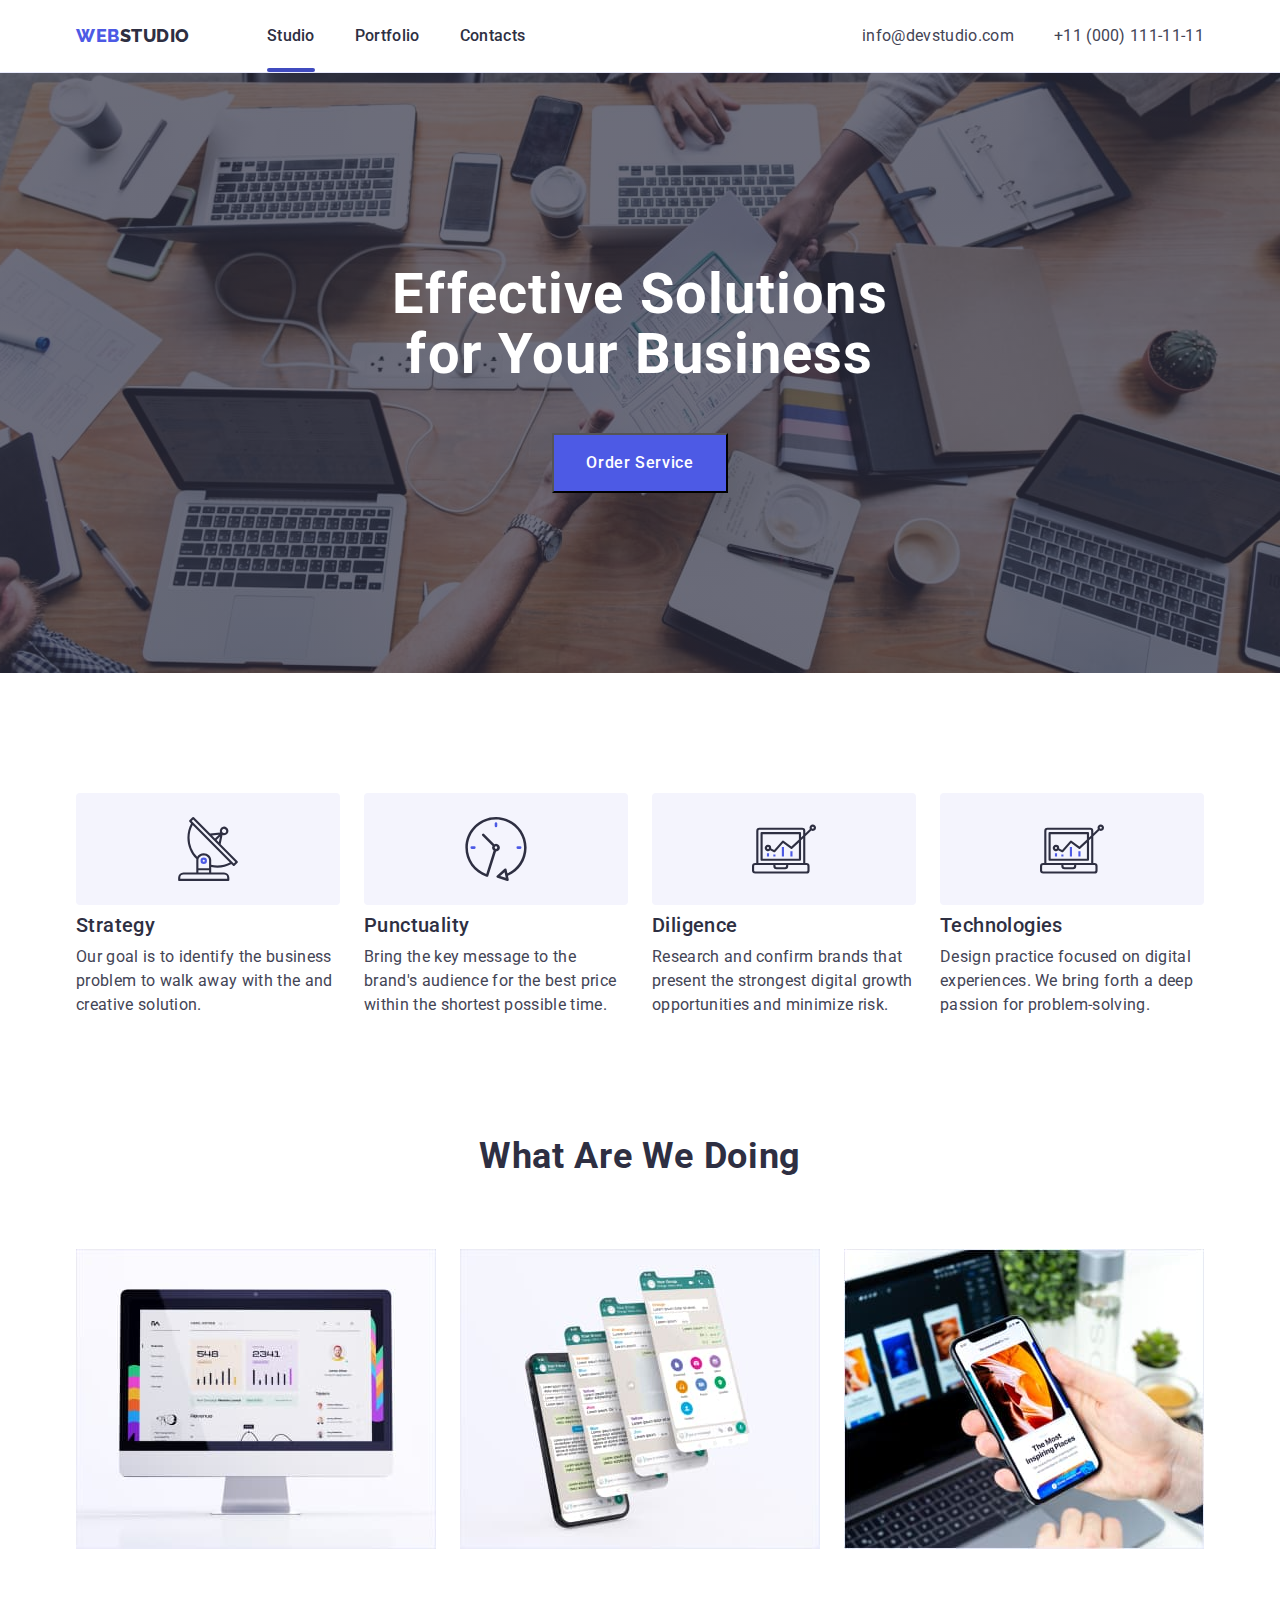
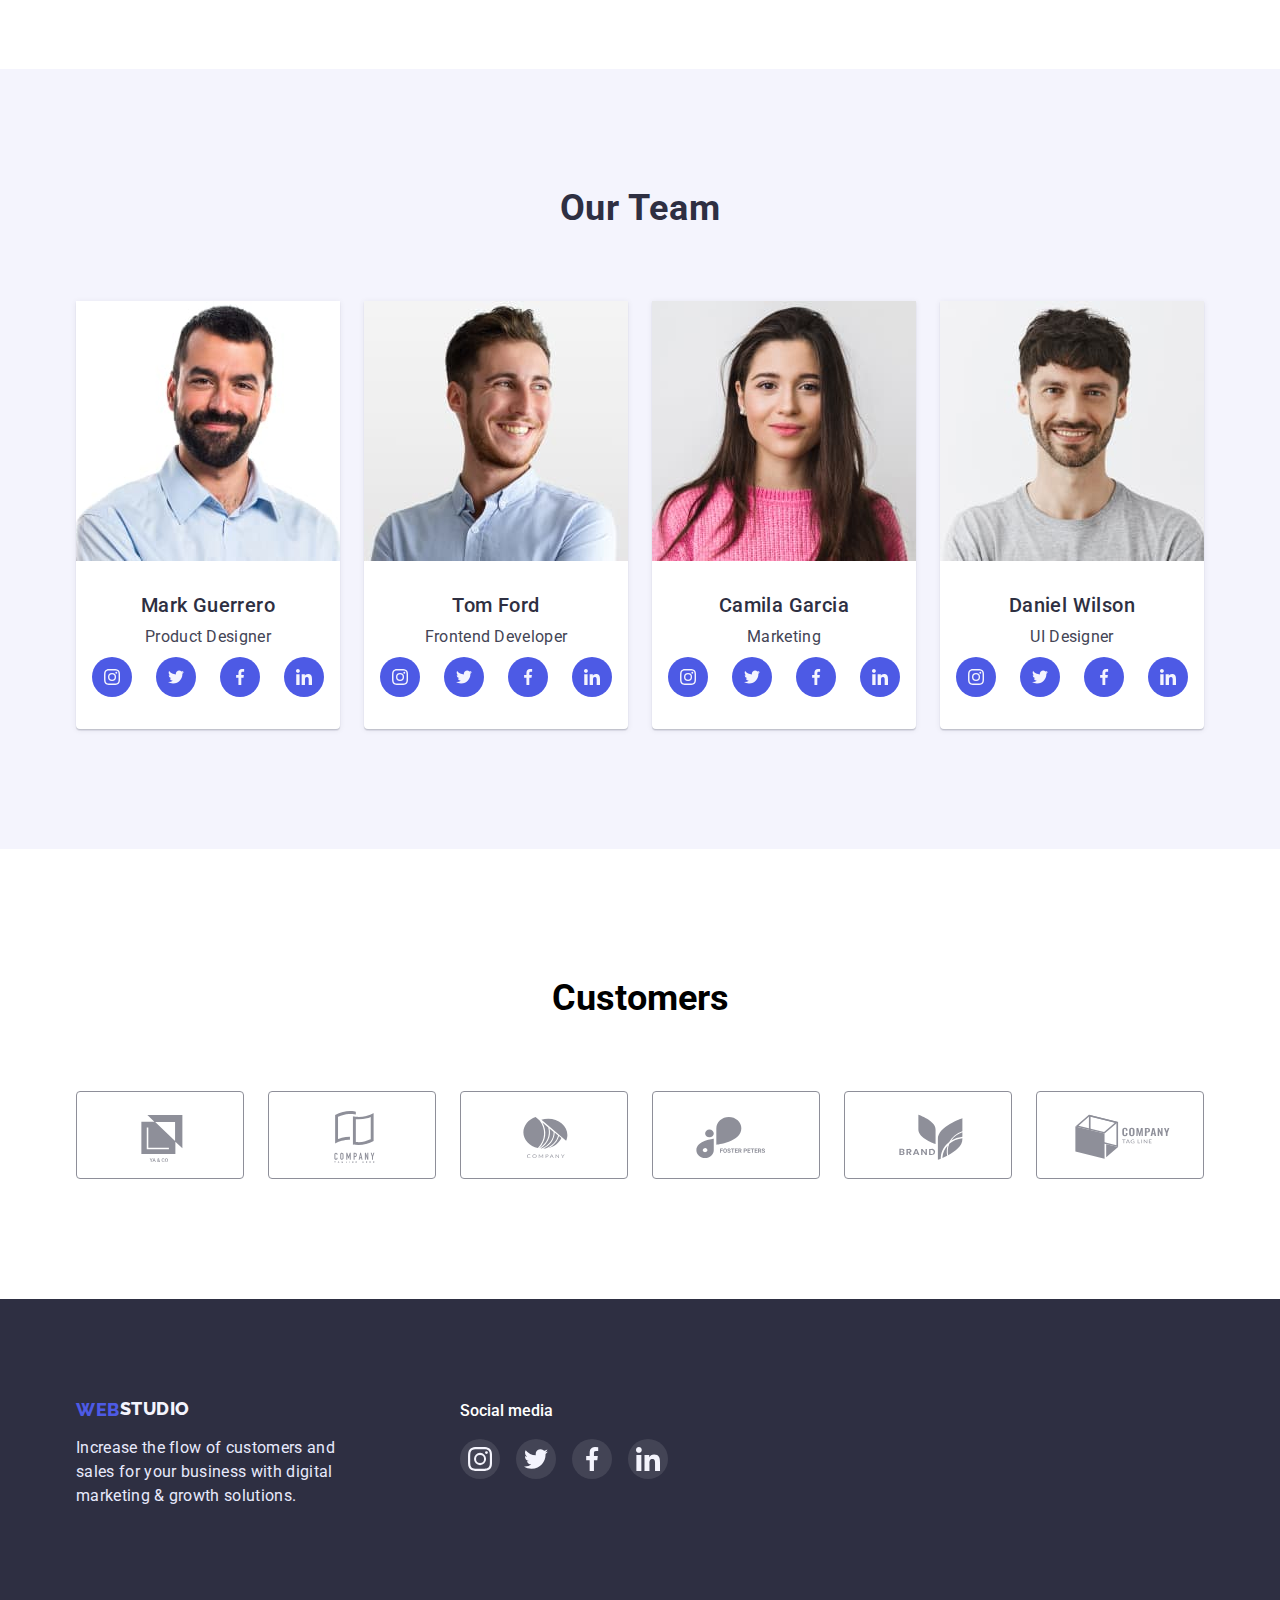
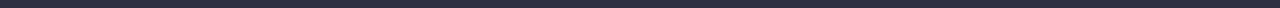
<file: index.html>
<!DOCTYPE html>
<html lang="en">

    <head>
        <meta charset="UTF-8">
        <meta http-equiv="X-UA-Compatible" content="IE=edge">
        <meta name="viewport" content="width=device-width, initial-scale=1.0">
        <title>🌐 WEBStudio</title>
        <link rel="preconnect" href="https://fonts.googleapis.com">
        <link rel="preconnect" href="https://fonts.gstatic.com" crossorigin>
        <link
            href="https://fonts.googleapis.com/css2?family=Raleway:wght@800&family=Roboto:wght@400;500;700;900&display=swap"
            rel="stylesheet">
        <link rel="stylesheet"
            href="https://cdnjs.cloudflare.com/ajax/libs/modern-normalize/0.6.0/modern-normalize.min.css">
        <link rel="stylesheet" href="./css/style.css">
    </head>

    <body>
        <header class="header">
            <div class="container header-container">
                <nav class="header-navigation">
                    <a href="./index.html" class="header-logo link"> WEB<span class="logo">Studio</span></a>
                    <ul class="header-list list">
                        <li class="header-item"><a class="header-link link current" href="./index.html">Studio</a>
                        </li>
                        <li class="header-item"><a class="header-link link" href="./portfolio.html">Portfolio</a></li>
                        <li class="header-item"><a class="header-link link" href="">Contacts</a></li>
                    </ul>
                </nav>
                <address class="contact">
                    <ul class="header-contact list">
                        <li><a class="header-mail link" href="mailto:info@devstudio.com">info@devstudio.com</a></li>
                        <li><a class="header-tel link" href="tel:+110001111111">+11 (000) 111-11-11</a></li>
                    </ul>
                </address>
            </div>
        </header>
        <main>
            <section class="hero">
                <div class="container">
                    <h1 class="hero-title">Effective Solutions for Your Business</h1>
                    <button type="button" class="hero-btn" data-modal-open>Order Service</button>
                </div>
            </section>
            <section class="about">
                <div class="container">
                    <ul class="about-list list">
                        <li class="about-item">
                            <div class="item-antenna">
                                <svg width="64" height="64">
                                    <use href="./images/icons.svg#icon-antena1"></use>
                                </svg>
                            </div>
                            <h2 class="about-title">Strategy</h2>
                            <p class="about-after-title">Our goal is to identify the business
                                problem to walk away with the and creative solution. </p>


                        </li>
                        <li class="about-item">
                            <div class="item-antenna">
                                <svg width="64" height="64">
                                    <use href="./images/icons.svg#icon-antena2"></use>
                                </svg>
                            </div>
                            <h2 class="about-title">Punctuality</h2>
                            <p class="about-after-title">Bring the key message to the brand's audience for the best
                                price
                                within the shortest
                                possible time.</p>
                        </li>
                        <li class="about-item">
                            <div class="item-antenna">
                                <svg width="64" height="64">
                                    <use href="./images/icons.svg#icon-antena3"></use>
                                </svg>
                            </div>
                            <h2 class="about-title">Diligence</h2>
                            <p class="about-after-title">Research and confirm brands that present the strongest digital
                                growth opportunities and
                                minimize risk.</p>
                        </li>
                        <li class="about-item">
                            <div class="item-antenna">
                                <svg width="64" height="64">
                                    <use href="./images/icons.svg#icon-antena3"></use>
                                </svg>
                            </div>
                            <h2 class="about-title">Technologies</h2>
                            <p class="about-after-title">Design practice focused on digital experiences. We bring forth
                                a
                                deep passion for
                                problem-solving.</p>
                        </li>
                    </ul>
                </div>

            </section>

            <section class="feature">
                <div class="container">
                    <h2 class="feature-title">What are we doing</h2>
                    <ul class="feature-list list">
                        <li class="feature-item">
                            <img src="./images/we_doing_img1.jpg" alt="imac" width="360" height="300" />
                        </li>
                        <li class="feature-item">
                            <img src="./images/we_doing_img2.jpg" alt="iphones" width="360" height="300" />
                        </li>
                        <li class="feature-item">
                            <img src="./images/we_doing_img3.jpg" alt="iphones" width="360" height="300" />
                        </li>
                    </ul>
                </div>
            </section>
            <section class="team">
                <div class="container">
                    <h2 class="team-title">Our Team</h2>
                    <ul class="team-list list">
                        <li class="team-item">
                            <img src="./images/mark_guerrero_img1.jpg" alt="mark guerrero" width="264" height="260" />
                            <div class="team-after-content">
                                <h3 class="team-after">Mark Guerrero</h3>
                                <p class="team-after-title">Product Designer</p>
                                <ul class="team-social-list list">
                                    <li class="team-social-item">
                                        <a href="" class="team-social-link">
                                            <svg class="team-social-icon" width="16" height="16">
                                                <use href="./images/icons.svg#icon-instagram"></use>
                                            </svg>
                                        </a>
                                    </li>
                                    <li class="team-social-item">
                                        <a href="" class="team-social-link">
                                            <svg class="team-social-icon" width="16" height="16">
                                                <use href="./images/icons.svg#icon-twitter"></use>
                                            </svg>
                                        </a>
                                    </li>
                                    <li class="team-social-item">
                                        <a href="" class="team-social-link">
                                            <svg class="team-social-icon" width="16" height="16">
                                                <use href="./images/icons.svg#icon-facebook"></use>
                                            </svg>
                                        </a>
                                    </li>
                                    <li class="team-social-item">
                                        <a href="" class="team-social-link">
                                            <svg class="team-social-icon" width="16" height="16">
                                                <use href="./images/icons.svg#icon-linkedin"></use>
                                            </svg>
                                        </a>
                                    </li>
                                </ul>
                            </div>
                        </li>
                        <li class="team-item">
                            <img src="./images/tom_ford_img2.jpg" alt="tom ford" width="264" height="260" />
                            <div class="team-after-content">
                                <h3 class="team-after">Tom Ford</h3>
                                <p class="team-after-title">Frontend Developer</p>
                                <ul class="team-social-list list">
                                    <li class="team-social-item">
                                        <a href="" class="team-social-link">
                                            <svg class="team-social-icon" width="16" height="16">
                                                <use href="./images/icons.svg#icon-instagram"></use>
                                            </svg>
                                        </a>
                                    </li>
                                    <li class="team-social-item">
                                        <a href="" class="team-social-link">
                                            <svg class="team-social-icon" width="16" height="16">
                                                <use href="./images/icons.svg#icon-twitter"></use>
                                            </svg>
                                        </a>
                                    </li>
                                    <li class="team-social-item">
                                        <a href="" class="team-social-link">
                                            <svg class="team-social-icon" width="16" height="16">
                                                <use href="./images/icons.svg#icon-facebook"></use>
                                            </svg>
                                        </a>
                                    </li>
                                    <li class="team-social-item">
                                        <a href="" class="team-social-link">
                                            <svg class="team-social-icon" width="16" height="16">
                                                <use href="./images/icons.svg#icon-linkedin"></use>
                                            </svg>
                                        </a>
                                    </li>
                                </ul>
                            </div>
                        </li>
                        <li class="team-item">
                            <img src="./images/camila_garcia_img3.jpg" alt="camila garcia" width="264" height="260" />
                            <div class="team-after-content">
                                <h3 class="team-after">Camila Garcia</h3>
                                <p class="team-after-title">Marketing</p>
                                <ul class="team-social-list list">
                                    <li class="team-social-item">
                                        <a href="" class="team-social-link">
                                            <svg class="team-social-icon" width="16" height="16">
                                                <use href="./images/icons.svg#icon-instagram"></use>
                                            </svg>
                                        </a>
                                    </li>
                                    <li class="team-social-item">
                                        <a href="" class="team-social-link">
                                            <svg class="team-social-icon" width="16" height="16">
                                                <use href="./images/icons.svg#icon-twitter"></use>
                                            </svg>
                                        </a>
                                    </li>
                                    <li class="team-social-item">
                                        <a href="" class="team-social-link">
                                            <svg class="team-social-icon" width="16" height="16">
                                                <use href="./images/icons.svg#icon-facebook"></use>
                                            </svg>
                                        </a>
                                    </li>
                                    <li class="team-social-item">
                                        <a href="" class="team-social-link">
                                            <svg class="team-social-icon" width="16" height="16">
                                                <use href="./images/icons.svg#icon-linkedin"></use>
                                            </svg>
                                        </a>
                                    </li>
                                </ul>
                            </div>
                        </li>
                        <li class="team-item">
                            <img src="./images/daniel_wilson_img4.jpg" alt="daniel wilson" width="264" height="260" />
                            <div class="team-after-content">
                                <h3 class="team-after">Daniel Wilson</h3>
                                <p class="team-after-title">UI Designer</p>
                                <ul class="team-social-list list">
                                    <li class="team-social-item">
                                        <a href="" class="team-social-link">
                                            <svg class="team-social-icon" width="16" height="16">
                                                <use href="./images/icons.svg#icon-instagram"></use>
                                            </svg>
                                        </a>
                                    </li>
                                    <li class="team-social-item">
                                        <a href="" class="team-social-link">
                                            <svg class="team-social-icon" width="16" height="16">
                                                <use href="./images/icons.svg#icon-twitter"></use>
                                            </svg>
                                        </a>
                                    </li>
                                    <li class="team-social-item">
                                        <a href="" class="team-social-link">
                                            <svg class="team-social-icon" width="16" height="16">
                                                <use href="./images/icons.svg#icon-facebook"></use>
                                            </svg>
                                        </a>
                                    </li>
                                    <li class="team-social-item">
                                        <a href="" class="team-social-link">
                                            <svg class="team-social-icon" width="16" height="16">
                                                <use href="./images/icons.svg#icon-linkedin"></use>
                                            </svg>
                                        </a>
                                    </li>
                                </ul>
                            </div>
                        </li>
                    </ul>
                </div>
            </section>
            <section class="customers">
                <div class="container">
                    <h2 class="customers-title">Customers</h2>
                    <ul class="customs-list list">
                        <li class="customers-item"><a href="" class="customers-link link">
                                <svg class="customers-icon" width="104" height="56">
                                    <use href="./images/icons.svg#icon-logo1"></use>
                                </svg>
                            </a></li>
                        <li class="customers-item"><a href="" class="customers-link link">
                                <svg class="customers-icon" width="104" height="56">
                                    <use href="./images/icons.svg#icon-logo2"></use>
                                </svg>
                            </a></li>
                        <li class="customers-item"><a href="" class="customers-link link">
                                <svg class="customers-icon" width="104" height="56">
                                    <use href="./images/icons.svg#icon-logo3"></use>
                                </svg>
                            </a></li>
                        <li class="customers-item"><a href="" class="customers-link link">
                                <svg class="customers-icon" width="104" height="56">
                                    <use href="./images/icons.svg#icon-logo4"></use>
                                </svg>
                            </a></li>
                        <li class="customers-item"><a href="" class="customers-link link">
                                <svg class="customers-icon" width="104" height="56">
                                    <use href="./images/icons.svg#icon-logo5"></use>
                                </svg>
                            </a></li>
                        <li class="customers-item"><a href="" class="customers-link link">
                                <svg class="customers-icon" width="104" height="56">
                                    <use href="./images/icons.svg#icon-logo6"></use>
                                </svg>
                            </a></li>
                    </ul>
                </div>
            </section>
        </main>
        

        <footer class="footer">
            <div class="container footer-container">
                <div class="footer-left">
                    <a class="footer-link link" href=“./index.html”>WEB<span class="footer-logo">Studio</span></a>
                    <p class="footer-after">Increase the flow of customers and sales for your business with digital
                        marketing &
                        growth
                        solutions.</p>
                </div>

                <div class="footer-icon">
                    <p class="footer-social">Social media</p>
                    <ul class="list flex footer-icon-list">
                        <li class="footer-item flex">
                            <a href="#" class="footer-link-icon">
                                <svg class="footer-icon-right" width="24" height="24">
                                    <use href="./images/icons.svg#icon-instagram"></use>
                                </svg>
                            </a>
                        </li>
                        <li class="footer-item flex">
                            <a href="#" class="footer-link-icon">
                                <svg class="footer-icon-right" width="24" height="24">
                                    <use href="./images/icons.svg#icon-twitter"></use>
                                </svg>
                            </a>
                        </li>
                        <li class="footer-item flex">
                            <a href="#" class="footer-link-icon">
                                <svg class="footer-icon-right" width="24" height="24">
                                    <use href="./images/icons.svg#icon-facebook"></use>
                                </svg>
                            </a>
                        </li>
                        <li class="footer-item flex">
                            <a href="#" class="footer-link-icon">
                                <svg class="footer-icon-right" width="24" height="24">
                                    <use href="./images/icons.svg#icon-linkedin"></use>
                                </svg>
                            </a>
                        </li>
                    </ul>
                </div>
            </div>
        </footer>
        <div class="backdrop is-hidden" data-modal>
            <div class="modal">
                <button type="button" class="modal-close" data-modal-close>
                    <svg class="modal-close-icon" width="8" height="8">
                        <use href="./images/icons.svg#icon-close_black"></use>
                    </svg>
                </button>
            </div>
        </div>
        <script src="./js/modal.js"></script>
    </body>

</html>
</file>
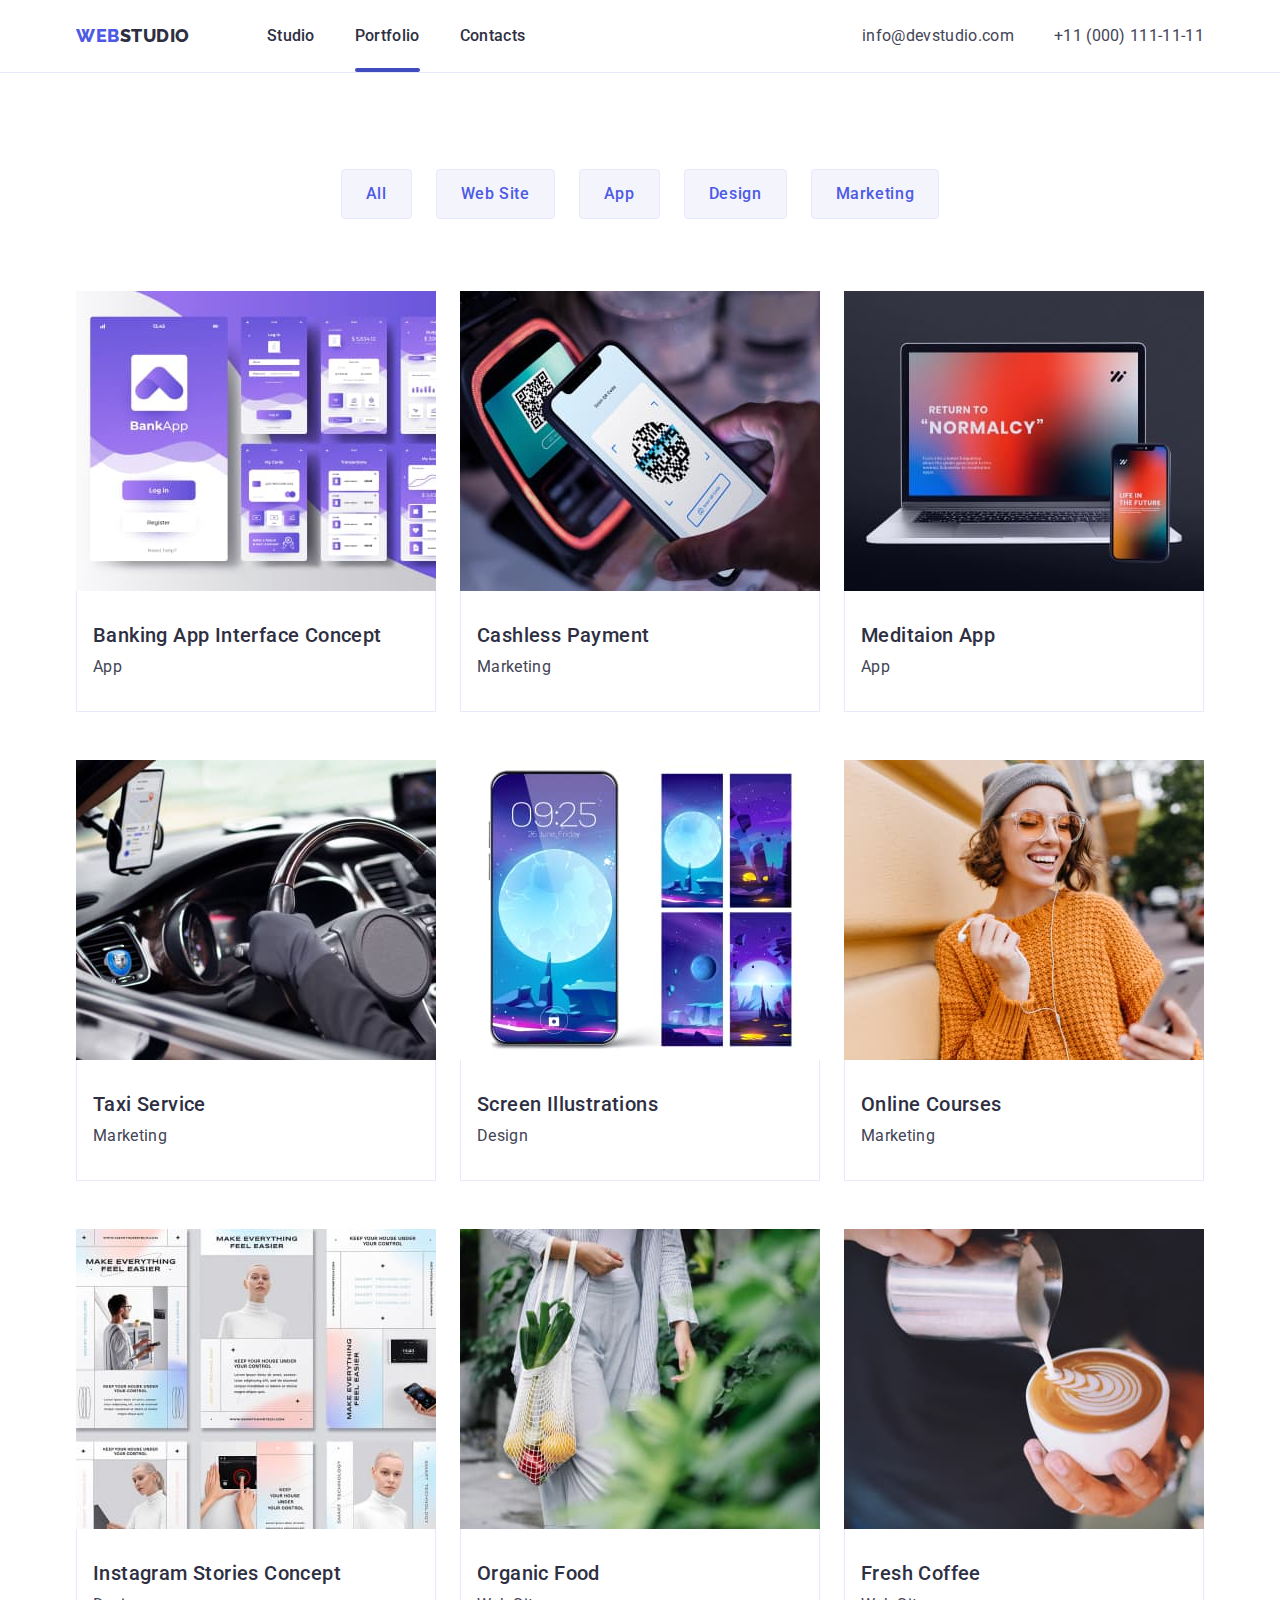
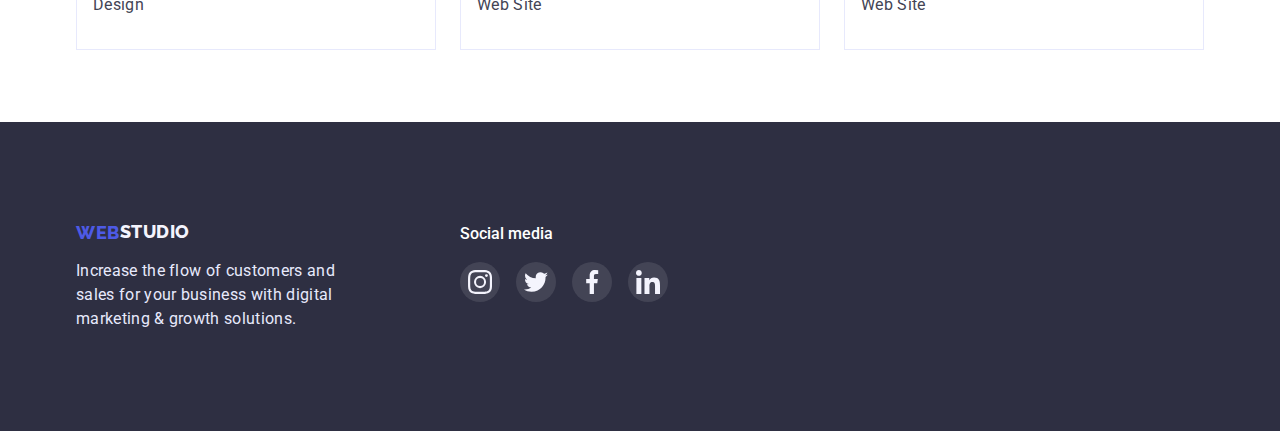
<file: portfolio.html>
<!DOCTYPE html>
<html lang="en">

    <head>
        <meta charset="UTF-8">
        <meta http-equiv="X-UA-Compatible" content="IE=edge">
        <meta name="viewport" content="width=device-width, initial-scale=1.0">
        <title>Portfolio</title>
        <link rel="preconnect" href="https://fonts.googleapis.com">
        <link rel="preconnect" href="https://fonts.gstatic.com" crossorigin>
        <link
            href="https://fonts.googleapis.com/css2?family=Raleway:wght@800&family=Roboto:wght@400;500;700;900&display=swap"
            rel="stylesheet">
        <link rel="stylesheet"
            href="https://cdnjs.cloudflare.com/ajax/libs/modern-normalize/0.6.0/modern-normalize.min.css">
        <link rel="stylesheet" href="./css/style.css">
    </head>

    <body class="body">
        <header class="header">
            <div class="container header-container">
                <nav class="header-navigation">
                    <a href="./index.html" class="header-logo link"> WEB<span class="logo">Studio</span></a>
                    <ul class="header-list list">
                        <li class="header-item"><a class="header-link link" href="./index.html">Studio</a>
                        </li>
                        <li class="header-item"><a class="header-link link current"
                                href="./portfolio.html">Portfolio</a></li>
                        <li class="header-item"><a class="header-link link" href="">Contacts</a></li>
                    </ul>
                </nav>
                <address class="contact">
                    <ul class="header-contact list">
                        <li><a class="header-mail link" href="mailto:info@devstudio.com">info@devstudio.com</a></li>
                        <li><a class="header-tel link" href="tel:+110001111111">+11 (000) 111-11-11</a></li>
                    </ul>
                </address>
            </div>
        </header>
        <main>
            <section class="portfolio">
                <div class="container">
                    <h1 class="visually-hidden">portfolio</h1>
                    <ul class="portfolio-list list one">
                        <li class="portfolio-item"><button type="button" class="portfolio-btn">All</button></li>
                        <li class="portfolio-item"><button type="button" class="portfolio-btn">Web Site</button></li>
                        <li class="portfolio-item"><button type="button" class="portfolio-btn">App</button></li>
                        <li class="portfolio-item"><button type="button" class="portfolio-btn">Design</button></li>
                        <li class="portfolio-item"><button type="button" class="portfolio-btn">Marketing</button></li>
                    </ul>

                    <ul class="flex-container">
                        <li class="portfolio-two list">
                            <div class="top-wrap-text">
                                <img src="./images/banking_app_portfolio_img1.jpg" alt="bank app" width="360"
                                    height="300">
                                <p class="top-text">14 Stylish and User-Friendly App Design Concepts · Task Manager App
                                    · Calorie Tracker App · Exotic Fruit Ecommerce App ·
                                    Cloud Storage App</p>
                            </div>
                            <div class="container-title">
                                <h2 class="portfolio-title">Banking App Interface Concept</h2>
                                <p class="portfolio-after-title">App</p>
                            </div>
                        </li>

                        <li class="portfolio-two list">
                            <div class="top-wrap-text">
                                <img src="./images/cashless_payment_portfolio_img2.jpg" alt="cashless payment"
                                    width="360" height="300">
                                <p class="top-text">14 Stylish and User-Friendly App Design Concepts · Task Manager App
                                    · Calorie Tracker App · Exotic
                                    Fruit Ecommerce App ·
                                    Cloud Storage App</p>
                            </div>
                            <div class="container-title">
                                <h2 class="portfolio-title">Cashless Payment</h2>
                                <p class="portfolio-after-title">Marketing</p>
                            </div>
                        </li>

                        <li class="portfolio-two list">
                            <div class="top-wrap-text">
                                <img src="./images/meditaion_app_portfolio_img3.jpg" alt="meditaion app" width="360"
                                    height="300">
                                <p class="top-text">14 Stylish and User-Friendly App Design Concepts · Task Manager App
                                    · Calorie Tracker App · Exotic Fruit Ecommerce App ·
                                    Cloud Storage App</p>
                            </div>
                            <div class="container-title">
                                <h2 class="portfolio-title">Meditaion App</h2>
                                <p class="portfolio-after-title">App</p>
                            </div>
                        </li>

                        <li class="portfolio-two list">
                            <div class="top-wrap-text">
                                <img src="./images/taxi_service_portfolio_img4.jpg" alt="taxi service" width="360"
                                    height="300">
                                <p class="top-text">14 Stylish and User-Friendly App Design Concepts · Task Manager App
                                    · Calorie Tracker App · Exotic Fruit Ecommerce App ·
                                    Cloud Storage App</p>
                            </div>
                            <div class="container-title">
                                <h2 class="portfolio-title">Taxi Service</h2>
                                <p class="portfolio-after-title">Marketing</p>
                            </div>
                        </li>

                        <li class="portfolio-two list">
                            <div class="top-wrap-text">
                                <img src="./images/screen_illustrations_portfolio_img5.jpg" alt="screen illustrations"
                                    width="360" height="300">
                                <p class="top-text">14 Stylish and User-Friendly App Design Concepts · Task Manager App
                                    · Calorie Tracker App · Exotic Fruit Ecommerce App ·
                                    Cloud Storage App</p>
                            </div>
                            <div class="container-title">
                                <h2 class="portfolio-title">Screen Illustrations</h2>
                                <p class="portfolio-after-title">Design</p>
                            </div>
                        </li>

                        <li class="portfolio-two list">
                            <div class="top-wrap-text">
                                <img src="./images/online_courses_portfolio_img6.jpg" alt="online courses" width="360"
                                    height="300">
                                <p class="top-text">14 Stylish and User-Friendly App Design Concepts · Task Manager App
                                    · Calorie Tracker App · Exotic Fruit Ecommerce App ·
                                    Cloud Storage App</p>
                            </div>
                            <div class="container-title">
                                <h2 class="portfolio-title">Online Courses</h2>
                                <p class="portfolio-after-title">Marketing</p>
                            </div>
                        </li>

                        <li class="portfolio-two list">
                            <div class="top-wrap-text">
                                <img src="./images/instagram_stories_concept_portfolio_img7.jpg"
                                    alt="instagram stories concept" width="360" height="300">
                                <p class="top-text">14 Stylish and User-Friendly App Design Concepts · Task Manager App
                                    · Calorie Tracker App · Exotic Fruit Ecommerce App ·
                                    Cloud Storage App</p>
                            </div>
                            <div class="container-title">
                                <h2 class="portfolio-title">Instagram Stories Concept</h2>
                                <p class="portfolio-after-title">Design</p>
                            </div>
                        </li>

                        <li class="portfolio-two list">
                            <div class="top-wrap-text">
                                <img src="./images/organic_food_portfolio_img8.jpg" alt="organic food" width="360"
                                    height="300">
                                <p class="top-text">14 Stylish and User-Friendly App Design Concepts · Task Manager App
                                    · Calorie Tracker App · Exotic Fruit Ecommerce App ·
                                    Cloud Storage App</p>
                            </div>
                            <div class="container-title">
                                <h2 class="portfolio-title">Organic Food</h2>
                                <p class="portfolio-after-title">Web Site</p>
                            </div>
                        </li>

                        <li class="portfolio-two list">
                            <div class="top-wrap-text">
                                <img src="./images/fresh_coffee_portfolio_img9.jpg" alt="fresh coffee" width="360"
                                    height="300">
                                <p class="top-text">14 Stylish and User-Friendly App Design Concepts · Task Manager App
                                    · Calorie Tracker App · Exotic Fruit Ecommerce App ·
                                    Cloud Storage App</p>
                            </div>
                            <div class="container-title">
                                <h2 class="portfolio-title">Fresh Coffee</h2>
                                <p class="portfolio-after-title">Web Site</p>
                            </div>

                        </li>

                    </ul>
                </div>

            </section>
        </main>
        <footer class="footer">
            <div class="container footer-container">
                <div class="footer-left">
                    <a class="footer-link link" href=“./index.html”>WEB<span class="footer-logo">Studio</span></a>
                    <p class="footer-after">Increase the flow of customers and sales for your business with digital
                        marketing &
                        growth
                        solutions.</p>
                </div>

                <div class="footer-icon">
                    <p class="footer-social">Social media</p>
                    <ul class="list flex footer-icon-list">
                        <li class="footer-item flex">
                            <a href="#" class="footer-link-icon">
                                <svg class="footer-icon-right" width="24" height="24">
                                    <use href="./images/icons.svg#icon-instagram"></use>
                                </svg>
                            </a>
                        </li>
                        <li class="footer-item flex">
                            <a href="#" class="footer-link-icon">
                                <svg class="footer-icon-right" width="24" height="24">
                                    <use href="./images/icons.svg#icon-twitter"></use>
                                </svg>
                            </a>
                        </li>
                        <li class="footer-item flex">
                            <a href="#" class="footer-link-icon">
                                <svg class="footer-icon-right" width="24" height="24">
                                    <use href="./images/icons.svg#icon-facebook"></use>
                                </svg>
                            </a>
                        </li>
                        <li class="footer-item flex">
                            <a href="#" class="footer-link-icon">
                                <svg class="footer-icon-right" width="24" height="24">
                                    <use href="./images/icons.svg#icon-linkedin"></use>
                                </svg>
                            </a>
                        </li>
                    </ul>
                </div>
            </div>
        </footer>

    </body>

</html>
</file>
<file: css/style.css>
:root {
    --first-title-color: #FFFFFF;
    --feature-title-color: #2E2F42;
    --header-logo-color: #4D5AE5;
    --header-contact-color: #434455;
    --team-background-color: #F4F4FD;
    --btn-background-color: #404BBF;
    --footer-after-color: #E7E9FC;
    /* --trans: transform 250ms cubic-bezier(0.4, 0, 0.2, 1); */


}

p,
h1,
h2,
h3,
h4,
h5,
h6 {
    margin: 0;
}

ul,
ol {
    list-style: none;
    margin: 0;
    padding: 0;
}

button {
    cursor: pointer;
}

img {
    display: block;
    max-width: 100%;
    height: auto;
}

.container {
    width: 1158px;
    padding-left: 15px;
    padding-right: 15px;
    margin: 0 auto;


}


body {
    font-family: 'Roboto', sans-serif;
    background: var(--first-title-color);
    font-size: 18px;

}

.list {
    list-style: none;
}




.link {
    text-decoration: none;

}

/* --header-- */

.header {
    border-bottom: 1px solid #E7E9FC;
}

.header-list {
    display: flex;
    gap: 40px;
}

.header-link {
    display: block;
    padding-top: 24px;
    padding-bottom: 24px;
}

.header-container {
    display: flex;

}


.header-navigation {
    display: flex;
    align-items: center;

}

.header-contact {
    display: flex;
    gap: 40px;
    padding-top: 24px;
    padding-bottom: 24px;


}

.contact {
    margin-left: auto;


}


.header-logo {
    font-family: 'Raleway', sans-serif;
    font-style: normal;
    font-weight: 800;
    line-height: 1.33;
    display: flex;
    align-items: center;
    letter-spacing: 0.03em;
    text-transform: uppercase;
    color: var(--header-logo-color);
    margin-right: 77px;

}

.logo {
    font-family: 'Raleway', sans-serif;
    font-style: normal;
    font-weight: 800;
    line-height: 1.33;
    display: flex;
    align-items: center;
    letter-spacing: 0.03em;
    text-transform: uppercase;
    color: var(--feature-title-color);



}

.header-list {
    font-weight: 500;
    font-size: 16px;
    line-height: 1.5;
    letter-spacing: 0.02em;
    color: var(--feature-title-color);
}

.header-link {
    position: relative;
    color: var(--feature-title-color);
    transition: color 250ms cubic-bezier(0.4, 0, 0.2, 1);
}

.header-link.current::after {
    content: "";
    position: absolute;
    width: 100%;
    height: 4px;
    background-color: #404BBF;
    left: 0;
    bottom: 0;
    border-radius: 2px;


}

/* .header-list{
    position: relative;
    font-weight: 500;
    font-size: 16px;
    line-height: 1.5;
    letter-spacing: 0.02em;
    padding: 24px 0;
    color: var(--header-logo-color);
    transition: color var(--team-background-color);


}
.header-list.header-link .current::after{
    content: "";
    position: absolute;
    width: 100%;
    height: 4px;
    background-color: #404BBF;
    left: 0;
    bottom: -100%;
    border-radius: 2px;
    
} */

.header-link:hover,
.header-link:focus {
    color: var(--btn-background-color);
}

.header-item {}

.header-link {}



.header-mail {
    font-style: normal;
    font-weight: 400;
    font-size: 16px;
    line-height: 1.5;
    letter-spacing: 0.02em;
    color: var(--header-contact-color);
    padding-top: 24px;
    padding-bottom: 24px;
    transition: color 250ms cubic-bezier(0.4, 0, 0.2, 1);

}

.header-mail:hover,
.header-mail:focus {
    color: var(--btn-background-color);

}

.header-tel {
    font-style: normal;
    font-weight: 400;
    font-size: 16px;
    line-height: 1.5;
    letter-spacing: 0.02em;
    color: var(--header-contact-color);
    padding-top: 24px;
    padding-bottom: 24px;
    transition: color 250ms cubic-bezier(0.4, 0, 0.2, 1);

}

.header-tel:hover,
.header-tel:focus {
    color: var(--btn-background-color);

}


/* --hero-- */
.hero {
    max-width: 1440px;
    height: 600px;
    margin-left: auto;
    margin-right: auto;
    background-image: linear-gradient(to right,
            rgba(46, 47, 66, 0.7),
            rgba(46, 47, 66, 0.7)),
        url(../images/people_office.jpg);
    background-repeat: no-repeat;
    background-size: cover;
    background-position: center;
    padding-top: 192px;
    padding-bottom: 188px;
    margin: auto;


}

.hero-title {
    font-weight: 700;
    font-size: 56px;
    line-height: 1.07;
    text-align: center;
    letter-spacing: 0.02em;
    color: var(--first-title-color);
    max-width: 553px;
    margin: 0 auto;



}

.hero-btn {
    font-family: 'Roboto';
    font-weight: 500;
    font-size: 16px;
    line-height: 1.5;
    align-items: center;
    letter-spacing: 0.04em;
    color: var(--first-title-color);
    cursor: pointer;
    background: var(--header-logo-color);
    margin: 0 auto;
    display: flex;
    flex-direction: row;
    align-items: flex-start;
    padding: 16px 32px;
    gap: 10px;
    margin-top: 48px;
    /* transition: background-color 250ms cubic-bezier(0.4, 0, 0.2, 1),box-shadow 250ms cubic-bezier(0.4, 0, 0.2, 1); */
    /* transition: box-shadow 2000ms linear,background-color 2000ms cubic-bezier(0.4, 0, 0.2, 1);*/
    transition-property: box-shadow, background-color;
    transition-duration: 250ms;
    transition-timing-function: cubic-bezier(0.4, 0, 0.2, 1);
}


.hero-content {
    display: flex;
    justify-content: center;
    align-items: center;



}


.hero-btn:hover,
.hero-btn:focus {
    background-color: var(--btn-background-color);
    box-shadow: 0px 4px 4px rgba(0, 0, 0, 0.15);


}

/* --about-- */
.about {
    padding-top: 120px;
    padding-bottom: 120px;
}

.about-list {
    display: flex;
    gap: 24px;


}

.list {}

.about-item {}

.about-title {

    font-weight: 500;
    font-size: 20px;
    line-height: 1.2;
    letter-spacing: 0.02em;
    color: var(--feature-title-color);
    margin-bottom: 8px;

}

.about-after-title {

    font-weight: 400;
    font-size: 16px;
    line-height: 1.5;
    letter-spacing: 0.02em;
    color: var(--header-contact-color);
    min-width: 264px;


}

/* --feature-- */
.feature {}

.feature-title {
    font-weight: 700;
    font-size: 36px;
    line-height: 1.11;
    text-align: center;
    letter-spacing: 0.02em;
    text-transform: capitalize;
    color: var(--feature-title-color);
    margin-bottom: 72px;

}

.feature-list {
    display: flex;
    gap: 24px;

    margin-bottom: 120px;
}

.list {}

.feature-item {}

/* --team-- */
.team {
    background: var(--team-background-color);
    padding-top: 120px;
    padding-bottom: 120px;



}

.team-title {
    font-weight: 700;
    font-size: 36px;
    line-height: 1.11;
    text-align: center;
    letter-spacing: 0.02em;
    text-transform: capitalize;
    color: var(--feature-title-color);

}

.team-list {
    display: flex;
    gap: 24px;
    margin-top: 72px;
}

.team-after-content {
    padding-top: 32px;
    padding-bottom: 32px;

}

/* .item-future::before {
    content: '';
    display: block;
    height: 112px;
    background-repeat: no-repeat;
    background-color: #F4F4FD;
    background-position: center;
    border-radius: 4px;
}  */

.item-antenna {
    display: flex;
    background-color: var(--team-background-color);
    width: 264px;
    height: 112px;
    align-content: center;
    justify-content: center;
    flex-wrap: wrap;
    margin-bottom: 8px;
    border-radius: 4px;
}





.team-item {
    background: var(--first-title-color);
    box-shadow: 0px 1px 6px rgba(46, 47, 66, 0.08), 0px 1px 1px rgba(46, 47, 66, 0.16), 0px 2px 1px rgba(46, 47, 66, 0.08);
    border-radius: 0px 0px 4px 4px;



}

.team-after {
    font-weight: 500;
    font-size: 20px;
    line-height: 1.2;
    text-align: center;
    letter-spacing: 0.02em;
    color: var(--feature-title-color);
    margin-bottom: 8px;

}

.team-after-title {

    font-weight: 400;
    font-size: 16px;
    line-height: 1.5;
    text-align: center;
    letter-spacing: 0.02em;
    color: var(--header-contact-color);
    margin-top: 8px;
    margin-bottom: 8px;


}

.team-social-list {
    display: flex;
    justify-content: center;
    gap: 24px;
}

.team-social-item {
    width: 40px;
    height: 40px;

}

.team-social-link {

    display: flex;
    justify-content: center;
    align-items: center;
    background-color: var(--header-logo-color);
    border-radius: 50%;
    width: 40px;
    height: 40px;
    transition-property: background-color;
    transition-duration: 250ms;
    transition-timing-function: cubic-bezier(0.4, 0, 0.2, 1);



}


.team-social-link:hover,
.team-social-link:focus {
    background-color: var(--btn-background-color);
}

.team-social-icon {
    fill: #FFFFFF;


}

/* --customers-- */
.customers {
    padding-top: 130px;
    padding-bottom: 120px;
}

.customs-list {
    display: flex;
    gap: 24px;
    list-style: none;
    padding: 0;
    margin: 0;
}

.customers-icon {
    fill: #8E8F99;
    width: 104px;
    height: 56px;
}

.customers-item {
    width: 168px;
    height: 88px;
    border: 1px solid #8E8F99;
    border-radius: 4px;
    transition-property: border-color;
    transition-duration: 250ms;
    transition-timing-function: cubic-bezier(0.4, 0, 0.2, 1);
    }

.customers-link {
    display: flex;
    align-content: center;
    justify-content: center;
    flex-wrap: wrap;
    width: 168px;
    height: 88px;
    fill: #8e8f99;
    transition-property: fill;
    transition-duration: 250ms;
    transition-timing-function: cubic-bezier(0.4, 0, 0.2, 1);
    

}

.customers-item:hover,
.customers-item:focus {
    border-color: var(--btn-background-color);
}

.customers-icon:hover,
.customers-icon:focus {
    fill: var(--btn-background-color);
}

.customers-item:focus .customers-icon,
.customers-item:active .customers-icon,
.customers-item:hover .customers-icon {
    fill: var(--btn-background-color);

}

.customers-title {
    margin-bottom: 72px;
    font-family: "Roboto", sans-serif;
    font-weight: 700;
    font-size: 36px;
    line-height: 1.11;
    letter-spacing: 2%;
    text-align: center;
}


/* --footer-- */
.footer {
    background: var(--feature-title-color);
    align-items: center;
    margin-top: 0 auto;
    padding-top: 100px;
    padding-bottom: 100px;

}

.footer-link {
    font-family: 'Raleway', sans-serif;
    font-style: normal;
    font-weight: 800;
    line-height: 21px;
    display: flex;
    align-items: center;
    letter-spacing: 0.03em;
    text-transform: uppercase;
    color: var(--header-logo-color);
    margin-bottom: 16px;

}

.footer-logo {
    font-family: 'Raleway', sans-serif;
    font-style: normal;
    font-weight: 800;
    line-height: 1.16;
    display: flex;
    align-items: center;
    letter-spacing: 0.03em;
    text-transform: uppercase;
    color: var(--team-background-color);

}



.footer-after {
    font-family: 'Roboto';
    font-style: normal;
    font-weight: 400;
    font-size: 16px;
    line-height: 1.5;
    letter-spacing: 0.02em;
    color: var(--footer-after-color);
    max-width: 264px;
}

.footer-container {
    display: flex;
    gap: 120px;
}

.footer-link-icon:hover,
.footer-link-icon:focus {
    background-color: #31D0AA;
}

.footer-social {
    font-family: "Roboto", sans-serif;
    font-weight: 500;
    font-size: 16px;
    line-height: 1.5;
    color: #ffffff;
    width: 96px;
    height: 24px;
    margin-bottom: 16px;


}

.footer-icon-list {
    display: flex;
    gap: 16px;
    list-style: none;
    padding: 0;
    margin: 0;
}

.footer-link-icon {
    display: flex;
    justify-content: center;
    align-items: center;
    width: 40px;
    height: 40px;
    background-color: rgba(255, 255, 255, 0.1);
    border-radius: 50%;
    transition-property: background-color;
    transition-duration: 250ms;
    transition-timing-function: cubic-bezier(0.4, 0, 0.2, 1);
}

/* --modal */

.backdrop {
    position: fixed;
    top: 0;
    left: 0;
    width: 100%;
    height: 100%;
    align-items: center;
    background: rgba(46, 47, 66, 0.4);
    transition: opacity 250ms cubic-bezier(0.4, 0, 0.2, 1), visibility 250ms cubic-bezier(0.4, 0, 0.2, 1);

}

.modal {
    position: absolute;
    top: 50%;
    left: 50%;
    width: 408px;
    min-height: 576px;
    background-color: #FCFCFC;
    box-shadow: 0px 1px 1px rgba(0, 0, 0, 0.14), 0px 1px 3px rgba(0, 0, 0, 0.12), 0px 2px 1px rgba(0, 0, 0, 0.2);
    border-radius: 4px;
    transform: translate(-50%, -50%) scale(1);
    transition: transform 250ms cubic-bezier(0.4, 0, 0.2, 1);
}

.backdrop .is-hidden .modal {
    transform: translate(-50%, -50%) scale(0);
}

.modal-close {
    position: absolute;
    right: 24px;
    top: 24px;
    width: 24px;
    height: 24px;
    background-color: #E7E9FC;
    border: 1px solid rgba(0, 0, 0, 0.1);
    border-radius: 50%;


}

.modal-close:hover,
.modal-close:focus {
    background-color: var(--header-logo-color);
}

.is-hidden {
    opacity: 0;
    visibility: hidden;
    pointer-events: none;

}

.modal-close-icon {
    fill: #000000;
    position: absolute;
    top: 50%;
    left: 50%;
    transform: translate(-50%, -50%);
    display: inline-block;
    width: 8px;
    height: 8px;
}

.modal-close-icon:hover,
.modal-close-icon:focus {
    fill: #FFFFFF;
}

.modal-close:focus .modal-close-icon,
.modal-close:active .modal-close-icon,
.modal-close:hover .modal-close-icon {
    fill: #FFFFFF;
}

/* --portfolio-- */

.visually-hidden {
    position: absolute;
    white-space: nowrap;
    width: 1px;
    height: 1px;
    overflow: hidden;
    border: 0;
    padding: 0;
    clip: rect(0 0 0 0);
    clip-path: inset(50%);
    margin: -1px;
}

.container-title {
    padding-top: 32px;
    padding-bottom: 32px;
    padding-right: 16px;
    padding-left: 16px;
    border: 1px solid #E7E9FC;
    border-top: none;
}

.portfolio {
    padding-top: 96px;
    padding-bottom: 72px;
}

.portfolio-two {
    cursor: pointer;
    position: relative;
    transition-property: box-shadow;
    transition-duration: 250ms;
    transition-timing-function: cubic-bezier(0.4, 0, 0.2, 1);
    

}

.portfolio-two:hover,
.portfolio-two:focus {

    box-shadow: 0px 1px 6px rgba(46, 47, 66, 0.08), 0px 1px 1px rgba(46, 47, 66, 0.16), 0px 2px 1px rgba(46, 47, 66, 0.08);
    
}

.portfolio-list {

    display: flex;
    gap: 24px;
    justify-content: center;
}


.flex-container {
    display: flex;
    flex-wrap: wrap;
    column-gap: 24px;
    row-gap: 48px;
    margin-top: 72px;
}

.portfolio-btn {
    font-family: 'Roboto';
    font-style: normal;
    font-weight: 500;
    font-size: 16px;
    line-height: 1.5;
    display: flex;
    align-items: center;
    text-align: center;
    letter-spacing: 0.04em;
    color: var(--header-logo-color);
    cursor: pointer;
    background: var(--team-background-color);
    flex-direction: row;
    justify-content: center;
    align-items: center;
    padding: 12px 24px;

    border: 1px solid #E7E9FC;
    border-radius: 4px;
    
    transition-property: background-color, color, box-shadow;
    transition-duration: 250ms;
    transition-timing-function: cubic-bezier(0.4, 0, 0.2, 1);
    }

.portfolio-btn:hover,
.portfolio-btn:focus {
    background-color: var(--btn-background-color);
    color: var(--first-title-color);
    box-shadow: 0px 3px 1px rgba(0, 0, 0, 0.1), 0px 2px 1px rgba(0, 0, 0, 0.08), 0px 2px 2px rgba(0, 0, 0, 0.12);

}

/* --top text */
.top-text {
    position: absolute;
    width: 296px;
    height: 96px;
    top: 0;
    font-family: 'Roboto';
    font-style: normal;
    font-weight: 400;
    font-size: 16px;
    line-height: 1.5;
    letter-spacing: 0.02em;
    color: #F4F4FD;
    background: #4D5AE5;
    background-blend-mode: soft-light;
    mix-blend-mode: normal;
    height: 100%;
    width: 100%;
    padding-top: 40px;
    padding-left: 32px;
    padding-right: 32px;
    transform: translateY(100%);
    transition: transform 250ms cubic-bezier(0.4, 0, 0.2, 1);

}

.top-wrap-text {
    position: relative;
    overflow: hidden;
}

.portfolio-two:hover .top-text {
    transform: translateY(0);
}



.portfolio-title {

    font-weight: 500;
    font-size: 20px;
    line-height: 1.2;
    letter-spacing: 0.02em;
    color: var(--feature-title-color);



}

.portfolio-after-title {

    font-weight: 400;
    font-size: 16px;
    line-height: 1.5;
    letter-spacing: 0.02em;
    color: var(--header-contact-color);
    margin-top: 8px;

}
</file>
